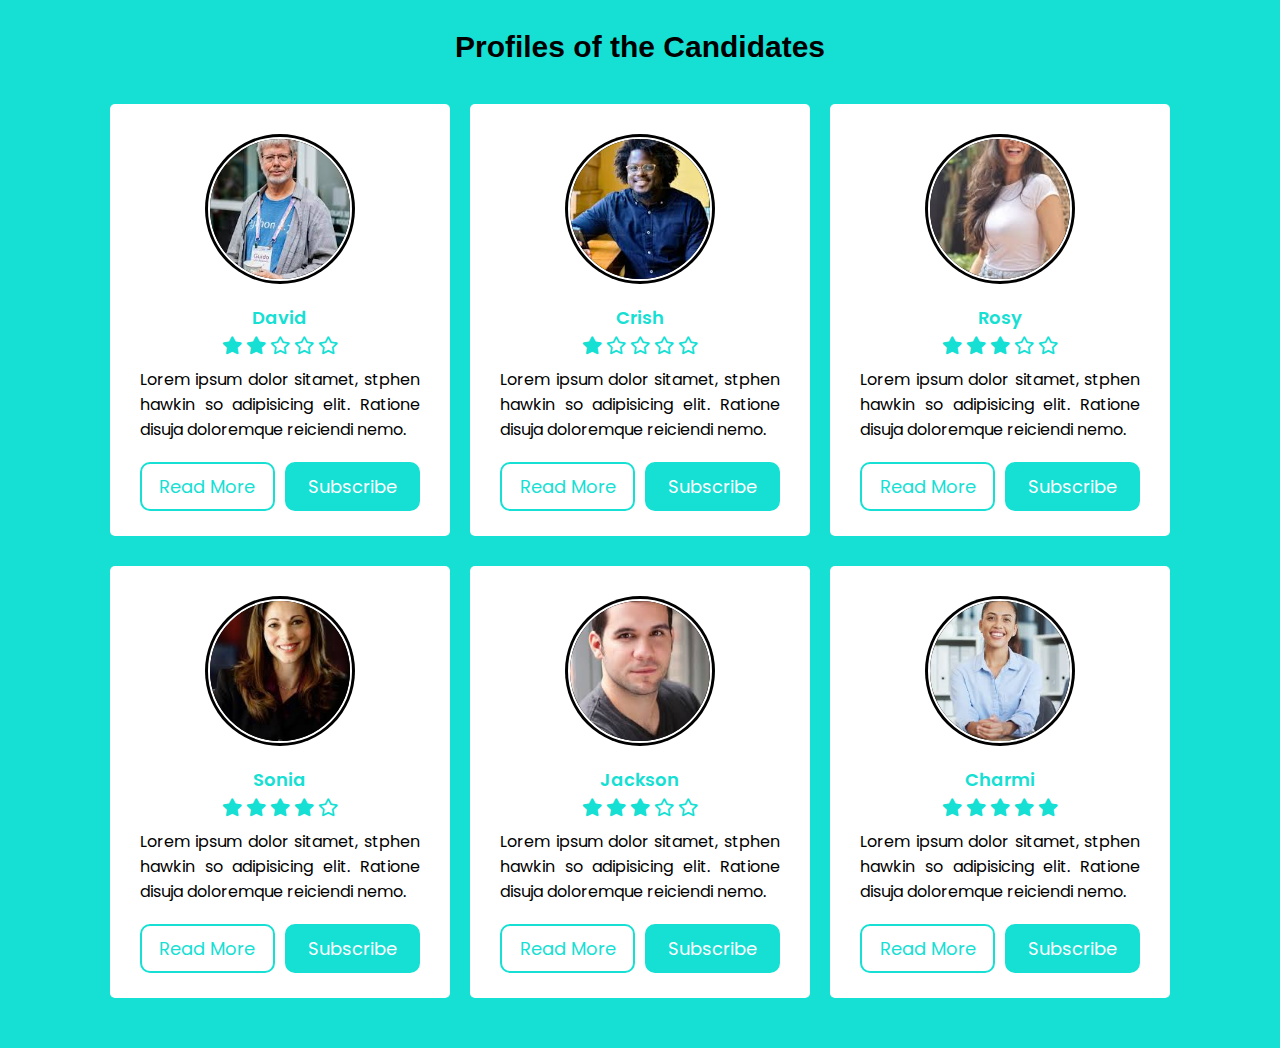
<file: PROJECT2/index.html>
<!DOCTYPE html>
<html lang="en">
<head>
    <meta charset="UTF-8">
    <meta name="viewport" content="width=device-width, initial-scale=1.0">
    <title>Responsive Cards</title>
    <link rel="stylesheet" href="style.css">
    <link rel="stylesheet" href="https://cdnjs.cloudflare.com/ajax/libs/font-awesome/5.15.2/css/all.min.css"/>
</head>
<body>
    <h2>Profiles of the Candidates</h2>
   <div class="container">
    <div class="box">
        <div class="image">
            <img src="image1.jpeg" alt="">
        </div>
        <div class="name">David</div>
        <div class="rating">
            <i class="fas fa-star"></i>
            <i class="fas fa-star"></i>
            <i class="far fa-star"></i>
            <i class="far fa-star"></i>
            <i class="far fa-star"></i>
        </div>
        <p>Lorem ipsum dolor sitamet, stphen hawkin so adipisicing elit. Ratione disuja doloremque reiciendi nemo.</p>
        <div class="btns">
            <button>Read More</button>
            <button>Subscribe</button>
        </div>
    </div>

    <div class="box">
        <div class="image">
            <img src="image2.jpeg" alt="">
        </div>
        <div class="name">Crish</div>
        <div class="rating">
            <i class="fas fa-star"></i>
            <i class="far fa-star"></i>
            <i class="far fa-star"></i>
            <i class="far fa-star"></i>
            <i class="far fa-star"></i>
        </div>
        <p>Lorem ipsum dolor sitamet, stphen hawkin so adipisicing elit. Ratione disuja doloremque reiciendi nemo.</p>
        <div class="btns">
            <button>Read More</button>
            <button>Subscribe</button>
        </div>
    </div>

    <div class="box">
        <div class="image">
            <img src="image3.jpeg" alt="">
        </div>
        <div class="name">Rosy</div>
        <div class="rating">
            <i class="fas fa-star"></i>
            <i class="fas fa-star"></i>
            <i class="fas fa-star"></i>
            <i class="far fa-star"></i>
            <i class="far fa-star"></i>
        </div>
        <p>Lorem ipsum dolor sitamet, stphen hawkin so adipisicing elit. Ratione disuja doloremque reiciendi nemo.</p>
        <div class="btns">
            <button>Read More</button>
            <button>Subscribe</button>
        </div>
    </div>

    <div class="box">
        <div class="image">
            <img src="image4.jpeg" alt="">
        </div>
        <div class="name">Sonia</div>
        <div class="rating">
            <i class="fas fa-star"></i>
            <i class="fas fa-star"></i>
            <i class="fas fa-star"></i>
            <i class="fas fa-star"></i>
            <i class="far fa-star"></i>
        </div>
        <p>Lorem ipsum dolor sitamet, stphen hawkin so adipisicing elit. Ratione disuja doloremque reiciendi nemo.</p>
        <div class="btns">
            <button>Read More</button>
            <button>Subscribe</button>
        </div>
    </div>


    <div class="box">
        <div class="image">
            <img src="image5.jpeg" alt="">
        </div>
        <div class="name">Jackson</div>
        <div class="rating">
            <i class="fas fa-star"></i>
            <i class="fas fa-star"></i>
            <i class="fas fa-star"></i>
            <i class="far fa-star"></i>
            <i class="far fa-star"></i>
        </div>
        <p>Lorem ipsum dolor sitamet, stphen hawkin so adipisicing elit. Ratione disuja doloremque reiciendi nemo.</p>
        <div class="btns">
            <button>Read More</button>
            <button>Subscribe</button>
        </div>
    </div>

    <div class="box">
        <div class="image">
            <img src="image6.jpeg" alt="">
        </div>
        <div class="name">Charmi</div>
        <div class="rating">
            <i class="fas fa-star"></i>
            <i class="fas fa-star"></i>
            <i class="fas fa-star"></i>
            <i class="fas fa-star"></i>
            <i class="fas fa-star"></i>
        </div>
        <p>Lorem ipsum dolor sitamet, stphen hawkin so adipisicing elit. Ratione disuja doloremque reiciendi nemo.</p>
        <div class="btns">
            <button>Read More</button>
            <button>Subscribe</button>
        </div>
    </div>


   </div>
    
</body>
</html>
</file>
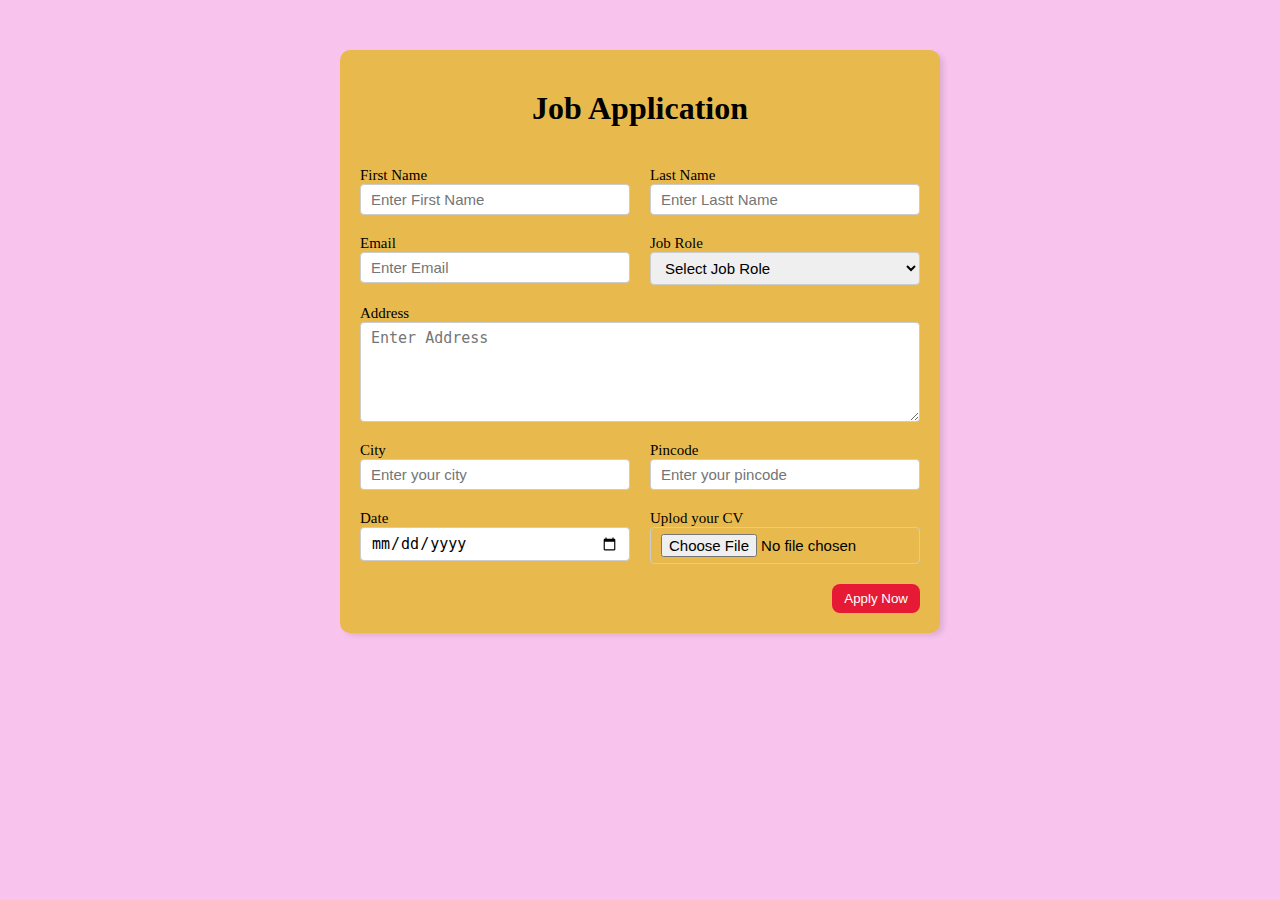
<file: PROJECT3/index.html>
<html lang="en">
<head>
    <meta charset="UTF-8">
    <meta name="viewport" content="width=device-width, initial-scale=1.0">
    <title>Job Application Form</title>
    <link rel="stylesheet" href="style.css">
</head>
<body>
    <div class="container">
        <div class="apply_box">
            <h1>Job Application</h1>
            <form>
                <div class="form_container">
                    <div class="form_control">
                        <label for="first_name">First Name</label>
                        <input 
                        id = "first_name"
                        name = "first_name"
                        placeholder = "Enter First Name"/>
                    </div>
                    <div class="form_control">
                        <label for="last_name">Last Name</label>
                        <input 
                        id = "last_name"
                        name = "last_name"
                        placeholder = "Enter Lastt Name"/>
                    </div>
                    <div class="form_control">
                        <label for="email">Email</label>
                        <input 
                        type="email"
                        id = "email"
                        name = "email"
                        placeholder = "Enter Email"/>
                    </div>
                    <div class="form_control">
                        <label for="Job role">Job Role</label>
                        <select id="job_role" name="job_role">
                            <option value="">Select Job Role</option>
                            <option value="frontend">Frontend Developer</option>
                            <option value="backend">Backend Developer</option>
                            <option value="full_stack">Full Stack Developer</option>
                            <option value="ui/ux">UI UX Developer</option>
                        </select>
                    </div>
                    <div class="textarea_control">
                        <label for="address">Address</label>
                        <textarea 
                        id="address"
                        name="address"
                        row ="4"
                        cols="50"
                        placeholder="Enter Address"
                        ></textarea>
                    </div>
                    <div class="form_control">
                        <label for="city">City</label>
                        <input 
                        id = "city"
                        name = "city"
                        placeholder = "Enter your city"/>
                    </div>

                    <div class="form_control">
                        <label for="pincode">Pincode</label>
                        <input 
                        type="number"
                        id = "pincode"
                        name = "pincode"
                        placeholder = "Enter your pincode"/>
                    </div>

                    <div class="form_control">
                        <label for="date">Date</label>
                        <input 
                        type="date"
                        id = "date"
                        name = "date"
                        placeholder = "Enter your date"/>
                    </div>

                    <div class="form_control">
                        <label for="uplod">Uplod your CV</label>
                        <input 
                        type="file"
                        id = "uplod"
                        name = "uplod"
                       />
                    </div>
                </div>
                <div class="button_container">
                    <button type="submit">Apply Now</button>
                </div>
            </form>
        </div>
    </div>
</body>
</html>
</file>
<file: PROJECT2/style.css>
@import url('https://fonts.googleapis.com/css2?family=Poppins:wght@200;300;400;500;600;700&display=swap');
*{
    margin:0px;
    padding: 0px;
    box-sizing: border-box;
    font-family: 'Poppins', sans-serif;
}

html,body{
    display: grid;
    height: 100%;
    place-items: center;
    background: #15e0d3;
}

h2{
    color: black;
    font-size: 30px;
    font-weight: 600;
    font-family: Arial;
    margin-top: 30px;
    margin-bottom: 20px;

}

.container{
    max-width: 1100px;
    display: flex;
    justify-content: space-between;
    align-items: center;
    padding: 20px;
    flex-wrap: wrap;
}       

.container .box{
    width: calc(33% - 10px);
    background: white;
    display: flex;
    flex-direction: column;
    align-items: center;
    justify-content: center;
    padding: 20px 30px;
    border-radius: 5px;
    margin-bottom: 30px;
}

.container .box:hover{
    box-shadow: 0 0 50px rgba(10,10,10,0.1);

}

.box .image{
    margin: 10px 0;
    height: 150px;
    width: 150px;
    background: black;
    padding: 3px;
    border-radius: 50%;
}

.box .image img{
    height: 100%;
    width: 100%;
    border-radius: 50%;
    object-fit: cover;
    border: 2px solid #fff;
    
}

.box .name{
    margin: 10px 0 3px 0;
    color:#15e0d3 ;
    font-size: 18px;
    font-weight: 600 ;
}



.box .rating i{
    font-size: 18px;
    color: #15e0d3;
    margin-bottom: 5px;
}

.box p{
    text-align: justify;
    margin-top: 8px;
    font-size: 16px;
    font-weight: 400;
}

.btns{
    margin-top: 20px;
    margin-bottom: 5px;
    display: flex;
    width: 100%;
    justify-content: space-between;
}

.btns button{
    background: #15e0d3;
    width: 100%;
    padding: 9px 0px;
    outline : none;
    border: 2px solid #15e0d3;
    border-radius: 10px;
    cursor: pointer;
    font-weight: 400;
    font-size: 18px;
    color: white;
    transition: all 0.3s linear;
}

.btns button:first-child{
    background: white;
    color: #15e0d3;
    margin-right: 5px;
}

.btns button:last-child{
    color: white;
    margin-left: 5px;
}

.btns button:first-child:hover{
    background: #15e0d3;
    color: white;
}

@media (max-width:1045px){
    .container .box{
        width: calc(50% - 10px);
        margin-bottom: 20px;
    }
}

@media (max-width:710px){
    .container .box{
        width:  100%
    }
}
</file>
<file: PROJECT3/style.css>
*{
    margin: 0;
    padding: 0;
    box-sizing: border-box;
}

h1{
    text-align: center;
    margin-top: 20px;
    color: black;
}

body{
    background-color: rgba(226, 24, 189, 0.255);
}
.conatiner{
    max-width: 900px;
    margin: 0 auto;
}

.apply_box{
    max-width: 600px;
    padding: 20px;
    background-color: rgb(232, 186, 77);
    margin: 0 auto;
    margin-top: 50px;
    box-shadow: 4px 3px 5px rgb(1,1,1, 0.1);
    border-radius: 10px;
}

.form_container{
    margin-top: 40px;
    display: grid;
    grid-template-columns: repeat(auto-fit,minmax(200px,1fr));
    gap:20px;
}

.form_control{
    display: flex;
    flex-direction: column;
}

label{
    font-size: 15px;
}

input, select, textarea{
    padding: 6px 10px;
    border: 1px solid #ccc;
    border-radius: 4px;
    font-size: 15px;
}

input:focus{
    outline-color: rgb(213, 32, 32);
}

.button_container{
    display: flex;
    justify-content: end;
    margin-top: 20px;

}

button{
    background-color: rgb(230, 26, 53);
    border: transparent solid 2px;
    padding: 5px 10px;
    color: white;
    border-radius: 8px;
    transition: 0.3s ease-in;
}

button:hover{
    background-color: #ccc;
    border: 2px solid aqua;
    color:black;
    transition: 0.3s ease-out;
    cursor: pointer;
}

.textarea_control{
    grid-column: 1 /span 2;
}

.textarea_control textarea{
    width: 100%;
    height: 100px;
}
</file>
